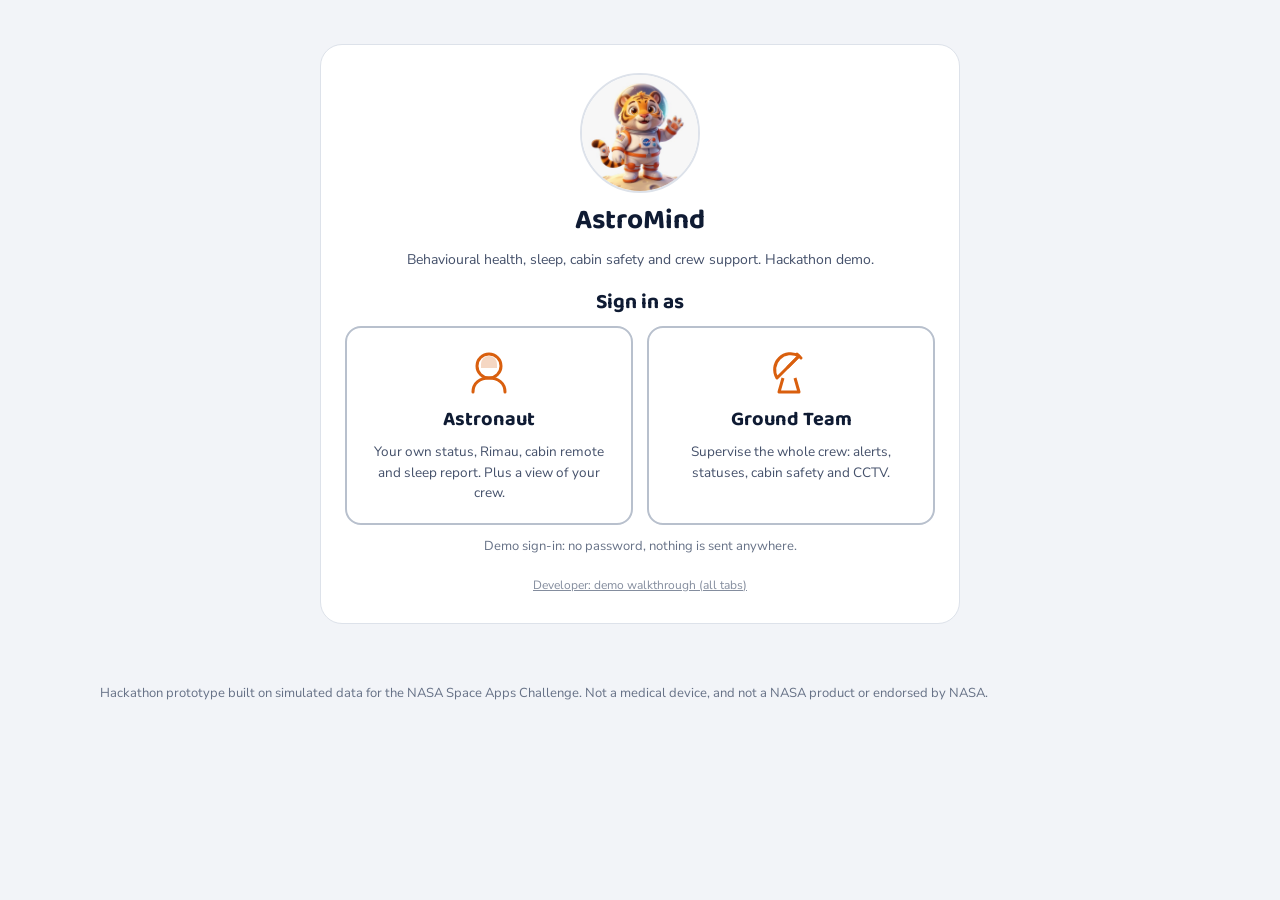
<file: site/index.html>
<!DOCTYPE html>
<html lang="en">
<head>
<meta charset="utf-8">
<meta name="viewport" content="width=device-width, initial-scale=1">
<title>AstroMind: Astronaut Health Monitoring</title>
<meta name="description" content="Hackathon prototype: astronaut behavioural health, sleep, cabin safety and crew support, with Rimau the AI wellbeing companion.">
<link rel="icon" href="assets/rimau-still.png">
<link rel="preconnect" href="https://fonts.googleapis.com">
<link rel="preconnect" href="https://fonts.gstatic.com" crossorigin>
<link href="https://fonts.googleapis.com/css2?family=Baloo+2:wght@600;700&family=Nunito+Sans:wght@400;600;700&display=swap" rel="stylesheet">
<link rel="stylesheet" href="css/styles.css">
<link rel="stylesheet" href="css/v3.css">
<link rel="stylesheet" href="css/v4.css">
<link rel="stylesheet" href="css/v5.css">
</head>
<body>
<div class="wrap">

<div id="login" hidden></div>

<div id="app" hidden>
<header style="display:flex;flex-direction:column;gap:12px">
  <div class="top">
    <img class="mascot" src="assets/mascot.jpg" alt="" width="56" height="56">
    <div style="flex:1"><h1>AstroMind</h1><p class="sub">Astronaut health monitoring: behavioural health, sleep, cabin safety and crew support. Hackathon demo.</p></div>
    <div class="session"><span id="who-am-i" class="small"></span><button class="btn" data-act="logout">Switch role / Log out</button></div>
  </div>
  <div class="simbar" role="note"><span>DEMO</span><span>Crew, cabin and radiation data: simulated</span><span>Alert delivery: simulated</span><span>CCTV: mock</span><span>Vitals: simulated live feed</span><span>AI: onboard model (Gemini in this demo)</span></div>
  <nav class="tabs" id="tabs" aria-label="Views"></nav>
</header>

<details class="panel" id="controls">
  <summary class="protolab">DEMO CONTROLS · not part of the product</summary>
  <div class="controls" style="margin-top:10px">
    <div class="ctl grow">
      <label for="day">Mission day <span class="daynum" id="daynum"></span> <span class="small">of 120</span></label>
      <input type="range" id="day" min="2" max="120" value="20">
      <div class="btnrow" id="scenes"></div>
    </div>
    <div class="ctl"><span class="lab" id="proflab">Mission</span><div class="btnrow" role="group" aria-labelledby="proflab" id="prof"></div></div>
    <div class="ctl" id="whoctl"><span class="lab" id="wholab">Astronaut</span><div class="btnrow" role="group" aria-labelledby="wholab" id="who"></div></div>
    <div class="ctl"><span class="lab">Stored demo entries</span><button class="btn sm" data-act="reset">Clear reports, alerts, chats, check-ins and remote</button></div>
  </div>
</details>

<div class="view" id="v-personal"><div class="personal"><div id="astro"></div><aside id="rimau" class="rimau" aria-label="Rimau chat"></aside></div></div>
<div class="view" id="v-team"><div id="teamview" class="stack"></div></div>
<div class="view" id="v-ground"><div id="groundview" class="stack"></div></div>
<div class="view" id="v-about"><div id="aboutview" class="stack"></div></div>
</div>

<div id="fab"></div>
<div id="assess" class="assess" hidden></div>
<div id="pop" class="pop" hidden></div>

<footer>Hackathon prototype built on simulated data for the NASA Space Apps Challenge. Not a medical device, and not a NASA product or endorsed by NASA.</footer>
</div>

<script src="js/pipeline.js"></script>
<script src="js/rules.js"></script>
<script src="js/extras.js"></script>
<script src="js/additions.js"></script>
<script src="js/vitals.js"></script>
<script src="js/ai.js"></script>
<script src="js/rimau.js"></script>
<script src="js/assessment.js"></script>
<script src="js/supervisor.js"></script>
<script src="js/ui.js"></script>
</body>
</html>
</file>
<file: site/css/styles.css>
/* Layout idea: one calm phone-sized screen for the astronaut; wider working screens for the people who respond.
   Palette comes from the team mascot: suit white, deep-space navy, tiger orange. */
:root{
  color-scheme: light;
  --page:#f2f4f8; --surface:#ffffff; --sunk:#eef1f6;
  --ink:#0f1b33; --ink-2:#44506a; --muted:#667186;
  --line:#dde2ea; --axis:#b8c0cd; --accent:#d95f0e; --navy:#14274a;
  --ok:#1a8f3c; --warn:#f2a900; --crit:#cf3030;
  --display:"Baloo 2","Nunito Sans",system-ui,sans-serif;
  --body:"Nunito Sans",system-ui,-apple-system,"Segoe UI",sans-serif;
}
@media (prefers-color-scheme: dark){
  :root:not([data-theme="light"]){
    color-scheme: dark;
    --page:#0b1220; --surface:#141d2f; --sunk:#1b2540;
    --ink:#eaf0fa; --ink-2:#b4bfd3; --muted:#8a96ab;
    --line:#26324a; --axis:#3a4763; --accent:#ff8a3d; --navy:#0f1b33;
    --ok:#3bbf63; --warn:#f6b93b; --crit:#ef5b5b;
  }
}
:root[data-theme="dark"]{
  color-scheme: dark;
  --page:#0b1220; --surface:#141d2f; --sunk:#1b2540;
  --ink:#eaf0fa; --ink-2:#b4bfd3; --muted:#8a96ab;
  --line:#26324a; --axis:#3a4763; --accent:#ff8a3d; --navy:#0f1b33;
  --ok:#3bbf63; --warn:#f6b93b; --crit:#ef5b5b;
}
*{box-sizing:border-box}
[hidden]{display:none!important}
html,body{margin:0}
body{background:var(--page);color:var(--ink);font-family:var(--body);font-size:15px;line-height:1.5}
.wrap{max-width:1120px;margin:0 auto;padding:20px 20px 48px;display:flex;flex-direction:column;gap:18px}
h1,h2,h3{font-family:var(--display);margin:0;text-wrap:balance;line-height:1.15}
h1{font-size:28px;font-weight:700}
h2{font-size:21px;font-weight:700}
h3{font-size:16px;font-weight:600}
p{margin:0}
a{color:var(--accent)}
.small{font-size:13px;color:var(--muted)}
.sub{color:var(--ink-2);font-size:14px;max-width:72ch}
button{font:inherit;color:inherit;cursor:pointer}
:focus-visible{outline:3px solid var(--accent);outline-offset:2px}

.top{display:flex;gap:14px;align-items:center}
.mascot{border-radius:50%;background:#fff;border:2px solid var(--line);object-fit:cover;flex:none}
.simbar{background:var(--navy);color:#fff;border-radius:10px;padding:8px 14px;font-size:13px;font-weight:600;display:flex;gap:8px 18px;flex-wrap:wrap}
.simbar span{display:inline-flex;gap:6px;align-items:center}
.tabs{display:flex;gap:4px;flex-wrap:wrap;border-bottom:1px solid var(--line)}
.tabs a{padding:8px 14px;font-weight:700;font-size:14px;color:var(--ink-2);text-decoration:none;border-bottom:3px solid transparent;margin-bottom:-1px}
.tabs a[aria-current="page"]{color:var(--ink);border-bottom-color:var(--accent)}
.panel{background:var(--surface);border:1px solid var(--line);border-radius:14px;padding:16px}
.controls{display:flex;flex-wrap:wrap;gap:14px 26px;align-items:end}
.ctl{display:flex;flex-direction:column;gap:6px;min-width:0}
.ctl.grow{flex:1 1 560px}
.ctl label,.lab{font-size:13px;font-weight:700;color:var(--ink-2)}
.protolab{font-size:12px;font-weight:700;color:var(--muted);margin-bottom:8px}
input[type=range]{width:100%;accent-color:var(--accent);margin:0;height:24px}
.daynum{font-family:var(--display);font-weight:700;font-size:18px;color:var(--ink)}
.btnrow{display:flex;flex-wrap:wrap;gap:6px}
.btn{background:var(--surface);border:1px solid var(--axis);border-radius:8px;padding:6px 11px;font-size:13px;font-weight:600}
.btn:hover{border-color:var(--accent)}
.btn[aria-pressed="true"]{background:var(--navy);border-color:var(--navy);color:#fff}
.btn.primary{background:var(--accent);border-color:var(--accent);color:#fff}
.view{display:none;flex-direction:column;gap:16px}
.view.on{display:flex}

.chip{display:inline-flex;align-items:center;gap:6px;font-size:13px;font-weight:700;border-radius:999px;padding:2px 10px 2px 6px;white-space:nowrap;border:1px solid var(--axis);background:var(--surface);color:var(--ink)}
.chip svg{width:16px;height:16px;flex:none}
.tag{display:inline-block;font-size:11.5px;font-weight:700;color:var(--ink-2);border:1px solid var(--axis);border-radius:5px;padding:0 6px;white-space:nowrap}
.tag.demo{border-style:dashed}

/* astronaut screen */
.device{max-width:440px;width:100%;margin:0 auto}
.astro{background:var(--surface);border:1px solid var(--line);border-radius:22px;padding:20px;display:flex;flex-direction:column;gap:16px}
.hello{display:flex;gap:12px;align-items:center}
.status{display:flex;gap:14px;align-items:center;border-radius:16px;padding:16px;background:var(--sunk);border:2px solid var(--line)}
.status svg{width:52px;height:52px;flex:none}
.status .eyebrow,.eyebrow{font-size:12px;font-weight:700;color:var(--muted)}
.status h2{font-size:26px}
.status.warning{border-color:var(--warn)} .status.critical{border-color:var(--crit)} .status.normal{border-color:var(--ok)}
.card{border:1px solid var(--line);border-radius:14px;padding:14px}
.card h3{margin-bottom:4px}
.card.note{background:var(--sunk);border-style:dashed}
.bigbtns{display:grid;gap:10px}
.big{display:flex;align-items:center;justify-content:center;gap:10px;border-radius:14px;padding:16px;font-size:17px;font-weight:700;border:2px solid var(--axis);background:var(--surface);min-height:60px}
.big svg{width:26px;height:26px;flex:none}
.big.alert{background:var(--crit);border-color:var(--crit);color:#fff}
.big:hover{filter:brightness(.97)}
.link{background:none;border:0;color:var(--accent);font-weight:700;padding:4px 0;text-align:left}
.opts{display:grid;grid-template-columns:1fr 1fr;gap:8px}
.opt{display:flex;flex-direction:column;align-items:center;gap:6px;border:2px solid var(--axis);border-radius:12px;padding:12px 8px;background:var(--surface);font-weight:700;font-size:14px;text-align:center}
.opt svg{width:30px;height:30px}
.opt[aria-pressed="true"]{border-color:var(--accent);background:var(--sunk)}
.three{display:grid;grid-template-columns:repeat(3,1fr);gap:8px}
textarea{width:100%;font:inherit;color:inherit;background:var(--surface);border:1px solid var(--axis);border-radius:10px;padding:8px;min-height:64px}
.radio{display:flex;gap:8px;align-items:flex-start;padding:4px 0}
.finding{display:grid;gap:8px;margin-top:6px}
.finding div{border-left:4px solid var(--axis);padding-left:10px}
.finding b{display:block;font-size:12px;color:var(--muted)}
.ackrow{display:flex;justify-content:space-between;gap:10px;padding:6px 0;border-top:1px solid var(--line)}
.err{color:var(--crit);font-size:13px;font-weight:700}
details.how summary{color:var(--accent);font-weight:700;cursor:pointer;font-size:14px}
.strip{display:grid;grid-template-columns:repeat(3,minmax(0,1fr));gap:4px;margin-top:8px}
.strip div{display:flex;flex-direction:column;gap:5px}
.strip b{display:block;height:9px;border-radius:3px;background:var(--accent)}
.strip div:nth-child(1) b{opacity:.35}.strip div:nth-child(2) b{opacity:.65}
.strip .t{font-size:12px;font-weight:700;color:var(--ink-2)}
.tl{display:flex;flex-direction:column}
.tl .ev{padding:9px 0;border-top:1px solid var(--line)}
.tl .ev .w{font-size:12px;color:var(--muted);font-weight:700}

/* working screens */
.monitor{display:grid;grid-template-columns:280px minmax(0,1fr);gap:16px;align-items:start}
.crewlist{display:flex;flex-direction:column;gap:8px}
.person{display:grid;grid-template-columns:minmax(0,1fr) auto;gap:4px 8px;text-align:left;background:var(--surface);border:1px solid var(--line);border-radius:12px;padding:10px 12px;width:100%}
.person[aria-pressed="true"]{border-color:var(--accent);box-shadow:inset 4px 0 0 var(--accent)}
.person .nm{font-weight:700}
.person .badges{grid-column:1/-1;display:flex;gap:6px;flex-wrap:wrap}
.detail{display:flex;flex-direction:column;gap:18px;min-width:0}
.detail>*{min-width:0}
.tablewrap{overflow-x:auto}
table{border-collapse:collapse;width:100%;font-size:14px;min-width:560px}
th,td{text-align:left;padding:7px 9px;border-bottom:1px solid var(--line);vertical-align:top}
th{font-size:12px;font-weight:700;color:var(--muted)}
tr:last-child td{border-bottom:0}
.alertbox{border:2px solid var(--crit);border-radius:12px;padding:12px;display:flex;flex-direction:column;gap:6px}
.alertbox.done{border-color:var(--line)}
.grid2{display:grid;grid-template-columns:repeat(2,minmax(0,1fr));gap:14px}
.box{background:var(--sunk);border-radius:10px;padding:12px}
.steps{display:grid;gap:8px;margin:0;padding:0;list-style:none}
.steps li{display:flex;gap:10px;align-items:flex-start;justify-content:space-between;border:1px solid var(--line);border-radius:10px;padding:10px 12px}
.early{display:flex;gap:8px;align-items:flex-start;font-size:14px;border:1px dashed var(--accent);border-radius:12px;padding:10px 12px}
.banner{border:1px solid var(--navy);background:var(--sunk);border-radius:10px;padding:10px 14px;font-size:14px}
table.matrix{min-width:520px;text-align:center}
table.matrix td,table.matrix th{text-align:center;font-variant-numeric:tabular-nums}
table.matrix td.flag{outline:3px solid var(--crit);outline-offset:-3px;font-weight:700}
table.matrix td.self{color:var(--muted)}
.spark{display:block}
.toolsteps{margin:0;padding-left:22px;display:grid;gap:8px}
.pad{width:100%;height:120px;border-radius:14px;border:2px solid var(--axis);background:var(--sunk);font-size:18px;font-weight:700}
.pad.go{background:var(--accent);border-color:var(--accent);color:#fff}
.breath{display:flex;justify-content:center;padding:8px 0}
.ring{width:110px;height:110px;border-radius:50%;border:6px solid var(--accent);transform:scale(.6)}
@media (prefers-reduced-motion: no-preference){.ring{animation:breathe 10s ease-in-out infinite}}
@keyframes breathe{0%{transform:scale(.6)}40%{transform:scale(1)}100%{transform:scale(.6)}}
footer{font-size:13px;color:var(--muted)}
@media (max-width:860px){.monitor,.grid2{grid-template-columns:minmax(0,1fr)}.crewlist{display:grid;grid-template-columns:repeat(2,minmax(0,1fr))}}
@media (max-width:520px){.crewlist{grid-template-columns:minmax(0,1fr)}h1{font-size:23px}}
</file>
<file: site/css/v3.css>
/* v3 additions: login, role views, semantic colour, Rimau, grouped metrics, remote, sleep report, CCTV.
   Semantic colours: --ok green = normal, --warn amber = warning, --crit red = critical. Always paired with an icon and a word. */
:root{ --ok-bg:color-mix(in srgb,var(--ok) 12%,var(--surface)); --warn-bg:color-mix(in srgb,var(--warn) 16%,var(--surface)); --crit-bg:color-mix(in srgb,var(--crit) 12%,var(--surface)); }
.sr{position:absolute;width:1px;height:1px;overflow:hidden;clip:rect(0 0 0 0)}
.stack{display:flex;flex-direction:column;gap:16px}
.btn.sm{padding:4px 9px;font-size:12.5px}
.btn:disabled{opacity:.5;cursor:default}
.btn.round{width:38px;height:38px;border-radius:50%;font-size:20px;line-height:1;padding:0}

/* semantic colour, everywhere */
.chip.lvl-normal{background:var(--ok-bg);border-color:var(--ok)}
.chip.lvl-warning{background:var(--warn-bg);border-color:var(--warn)}
.chip.lvl-critical{background:var(--crit-bg);border-color:var(--crit)}
.chip.lvl-unavailable{border-style:dashed}
.status.normal{background:var(--ok-bg)} .status.warning{background:var(--warn-bg)} .status.critical{background:var(--crit-bg)}
.key{display:flex;flex-wrap:wrap;gap:6px 8px;align-items:center;margin:0}
tr.row-warning td:first-child{box-shadow:inset 4px 0 0 var(--warn)} tr.row-critical td:first-child{box-shadow:inset 4px 0 0 var(--crit)}
.alertbox{background:var(--crit-bg)} .alertbox.done{background:var(--surface)}
.crit-card{border:2px solid var(--crit);background:var(--crit-bg)}
.banner-crit{display:flex;gap:12px;align-items:center;border:2px solid var(--crit);background:var(--crit-bg);border-radius:12px;padding:12px 14px}
.banner-crit svg{width:30px;height:30px;flex:none}
@media (prefers-reduced-motion:no-preference){.banner-crit{animation:pulse 2s ease-in-out infinite}}
@keyframes pulse{50%{box-shadow:0 0 0 4px color-mix(in srgb,var(--crit) 25%,transparent)}}
.tag-crit{border-color:var(--crit);color:var(--crit)}
.box.lvl-box-warning{border-left:4px solid var(--warn)} .box.lvl-box-critical{border-left:4px solid var(--crit)}
.person.lvl-warning{box-shadow:inset 4px 0 0 var(--warn)} .person.lvl-critical{box-shadow:inset 4px 0 0 var(--crit)}
.person[aria-pressed="true"]{border-color:var(--accent)}
.warnline{color:var(--ink-2);background:var(--warn-bg);border-radius:8px;padding:4px 8px}

/* header */
.top .session{display:flex;flex-direction:column;align-items:flex-end;gap:6px}
#tabs[hidden]{display:none}
details#controls>summary{cursor:pointer;margin:0;list-style:none}
details#controls>summary::before{content:"▸ ";} details#controls[open]>summary::before{content:"▾ ";}

/* login */
.login{max-width:640px;margin:24px auto;display:flex;flex-direction:column;align-items:center;gap:12px;text-align:center;background:var(--surface);border:1px solid var(--line);border-radius:22px;padding:28px 24px}
.login .mascot{width:120px;height:120px}
.roles{display:grid;grid-template-columns:1fr 1fr;gap:14px;width:100%}
.role{display:flex;flex-direction:column;align-items:center;gap:8px;padding:20px 16px;border:2px solid var(--axis);border-radius:16px;background:var(--surface);text-align:center}
.role svg{width:48px;height:48px;color:var(--accent)} .role strong{font-family:var(--display);font-size:20px} .role span{font-size:13.5px;color:var(--ink-2)}
.role:hover,.pick:hover{border-color:var(--accent);background:var(--sunk)}
.crewpick{display:grid;grid-template-columns:repeat(3,1fr);gap:10px;width:100%}
.pick{display:flex;flex-direction:column;align-items:center;gap:4px;padding:14px 8px;border:2px solid var(--axis);border-radius:14px;background:var(--surface)}
.devlink{background:none;border:0;color:var(--muted);font-size:12px;text-decoration:underline;margin-top:6px;opacity:.8}
.av{display:inline-grid;place-items:center;width:40px;height:40px;border-radius:50%;color:#fff;font-weight:700;font-family:var(--display);font-size:19px;flex:none}
.av-amara{background:#14274a}.av-kenji{background:#2d6a8f}.av-sofia{background:#7a4a8c}.av-tomas{background:#b8560f}.av-leila{background:#2f7d5b}.av-erik{background:#8c3b3b}

/* personal layout: dashboard on the left, Rimau on the right */
.personal{display:grid;grid-template-columns:minmax(0,1fr) 380px;gap:16px;align-items:start}
.personal .astro{max-width:none}
.astro.sheet{max-width:560px;margin:0 auto}
.bigbtns.two{grid-template-columns:1fr 1fr}
.groups-head{display:flex;justify-content:space-between;align-items:center;gap:10px}
.groups{display:grid;grid-template-columns:repeat(2,minmax(0,1fr));gap:10px}
.group{border:1px solid var(--line);border-left:6px solid var(--ok);border-radius:14px;padding:12px;display:flex;flex-direction:column;gap:6px}
.group.lvl-warning{border-left-color:var(--warn);background:color-mix(in srgb,var(--warn) 6%,var(--surface))}
.group.lvl-critical{border-left-color:var(--crit);background:color-mix(in srgb,var(--crit) 6%,var(--surface))}
.group header{display:flex;align-items:center;gap:8px} .group header svg{width:18px;height:18px;flex:none} .group header h3{flex:1}
.gsum{font-size:14px;color:var(--ink-2)}
.tiles{display:flex;flex-wrap:wrap;gap:6px}
.tile{display:flex;flex-direction:column;border:1px solid var(--line);border-top:3px solid var(--ok);border-radius:8px;padding:5px 9px;min-width:92px;background:var(--surface)}
.tile.lvl-warning{border-top-color:var(--warn)} .tile.lvl-critical{border-top-color:var(--crit)} .tile.lvl-unavailable{border-top-style:dashed;border-top-color:var(--muted)}
.tile strong{font-size:15px;font-variant-numeric:tabular-nums}
.livev{font-variant-numeric:tabular-nums}

/* cabin remote */
.remote{display:grid;grid-template-columns:auto 1fr;gap:16px 26px;margin-top:8px;align-items:start}
.dial{display:flex;align-items:center;gap:12px;margin:6px 0;padding:6px 10px;border-radius:14px;border:2px solid var(--ok);background:var(--ok-bg)}
.dial.lvl-warning{border-color:var(--warn);background:var(--warn-bg)} .dial.lvl-critical{border-color:var(--crit);background:var(--crit-bg)}
.dial strong{font-family:var(--display);font-size:26px;min-width:96px;text-align:center;font-variant-numeric:tabular-nums}
.seg{margin-top:6px}

/* sleep report */
.chartwrap{position:relative;margin-top:8px}
.sleepchart{width:100%;height:auto;display:block;touch-action:none}
.sleepchart .axl{font-size:12px;font-weight:700;fill:var(--ink-2)} .sleepchart .axu{font-size:10.5px;fill:var(--muted)}
.sleepchart .num{font-size:11px;font-weight:700;fill:#fff}
.tip{position:absolute;background:var(--surface);border:1px solid var(--axis);border-radius:8px;padding:6px 9px;font-size:12px;pointer-events:none;box-shadow:0 4px 14px rgba(0,0,0,.12);width:180px}
.tipd{font-weight:700}
.dist{list-style:none;padding:0;margin:10px 0 0;display:grid;gap:8px}
.dist li{display:flex;gap:10px;align-items:flex-start}
.num-b{display:inline-grid;place-items:center;width:22px;height:22px;border-radius:50%;font-size:12px;font-weight:700;color:#fff;background:var(--muted);flex:none}
.num-b.lvl-warning{background:var(--warn);color:#1a1300} .num-b.lvl-critical{background:var(--crit)}

/* Rimau */
#rimau{position:sticky;top:12px;background:var(--surface);border:1px solid var(--line);border-radius:22px;padding:14px;display:flex;flex-direction:column;gap:10px;max-height:calc(100vh - 24px)}
.rimau-head{display:flex;gap:12px;align-items:center}
.rimau-av{width:84px;height:84px;border-radius:50%;background:#fff;border:3px solid var(--accent);object-fit:cover;flex:none}
.log{flex:1;min-height:220px;overflow-y:auto;display:flex;flex-direction:column;gap:8px;padding:4px 2px}
.msg{max-width:92%;border-radius:14px;padding:8px 11px;font-size:14.5px}
.msg.rimau{align-self:flex-start;background:var(--sunk);border-top-left-radius:4px}
.msg.user{align-self:flex-end;background:var(--navy);color:#fff;border-top-right-radius:4px}
.msg .who{display:block;font-size:11px;font-weight:700;color:var(--accent)}
.msg .txt{white-space:pre-wrap}
.aimeta{display:block;margin-top:4px;font-size:11px}
.intvs{display:grid;gap:6px;margin-top:8px}
.intv{display:flex;flex-direction:column;gap:2px;background:var(--surface);border:1px solid var(--line);border-left:4px solid var(--ok);border-radius:10px;padding:7px 9px;font-size:13px}
.intv .btn{align-self:flex-start;margin-top:4px}
.consent{margin-top:8px;border:2px solid var(--accent);border-radius:10px;padding:8px 10px;background:var(--surface);display:grid;gap:6px;font-size:13.5px}
.crisis{margin-top:8px;border:2px solid var(--crit);border-radius:10px;padding:8px 10px;background:var(--crit-bg);display:grid;gap:8px;font-size:13.5px}
.dots{display:flex;gap:4px;padding:6px 0;margin:0}
.dots i{width:7px;height:7px;border-radius:50%;background:var(--muted);display:block}
@media (prefers-reduced-motion:no-preference){.dots i{animation:blink 1s infinite}.dots i:nth-child(2){animation-delay:.2s}.dots i:nth-child(3){animation-delay:.4s}}
@keyframes blink{50%{opacity:.25}}
.chips{display:flex;flex-wrap:wrap;gap:5px}
.rin{display:flex;gap:6px}
.rin input{flex:1;font:inherit;color:inherit;background:var(--surface);border:1px solid var(--axis);border-radius:10px;padding:8px 10px;min-width:0}
.rfoot{display:flex;justify-content:space-between;gap:8px;align-items:center}
.link.sm{font-size:12.5px}

/* team tab */
.mates{display:grid;grid-template-columns:repeat(3,minmax(0,1fr));gap:12px}
.mate{border:1px solid var(--line);border-top:5px solid var(--ok);border-radius:14px;padding:12px;background:var(--surface);display:flex;flex-direction:column;gap:6px}
.mate.lvl-warning{border-top-color:var(--warn)} .mate.lvl-critical{border-top-color:var(--crit)}
.mate-h{display:flex;gap:10px;align-items:center}
.soft{display:flex;gap:6px;align-items:center;font-weight:700} .soft svg{width:16px;height:16px}
.nudge{font-size:13.5px;background:var(--sunk);border-radius:8px;padding:6px 8px;border-left:3px solid var(--accent)}
.together ul{margin:8px 0 0;padding-left:18px;display:grid;gap:4px}

/* ground: priority strip */
.prio{display:grid;grid-template-columns:repeat(4,minmax(0,1fr));gap:10px}
.ptile{display:flex;flex-direction:column;gap:3px;text-align:left;border:1px solid var(--line);border-left:6px solid var(--ok);border-radius:12px;padding:10px 12px;background:var(--surface)}
.ptile strong{font-family:var(--display);font-size:20px}
.ptile.lvl-warning{border-left-color:var(--warn);background:color-mix(in srgb,var(--warn) 7%,var(--surface))}
.ptile.lvl-critical{border-left-color:var(--crit);background:color-mix(in srgb,var(--crit) 8%,var(--surface))}
.ptile.person-t[aria-pressed="true"]{outline:2px solid var(--accent);outline-offset:-2px}

/* CCTV */
.cctv{position:relative;margin-top:8px;border-radius:10px;overflow:hidden;background:#0c1422}
.cctv svg{display:block;width:100%;height:auto}
.cctv .room{font-size:11px;fill:#9fb3d3;font-weight:700;font-family:var(--body)}
.cctv .cdot{font-size:10px;font-weight:700;fill:#0c1422;font-family:var(--body)}
.cctv-ov{position:absolute;color:#d6e2f5;font:700 11px/1 ui-monospace,Consolas,monospace;background:rgba(0,0,0,.45);padding:4px 6px;border-radius:4px}
.cctv-ov.tl{top:8px;left:8px}.cctv-ov.tr{top:8px;right:8px;display:flex;gap:5px;align-items:center}.cctv-ov.bl{bottom:8px;left:8px}
.rec{width:8px;height:8px;border-radius:50%;background:#ef5b5b;display:inline-block}
@media (prefers-reduced-motion:no-preference){.rec{animation:blink 1.2s infinite}}

@media (max-width:1000px){.personal{grid-template-columns:minmax(0,1fr)}#rimau{position:static;max-height:none}.log{max-height:420px}.mates{grid-template-columns:repeat(2,minmax(0,1fr))}.prio{grid-template-columns:repeat(2,minmax(0,1fr))}}
@media (max-width:640px){.groups,.roles,.bigbtns.two,.remote{grid-template-columns:minmax(0,1fr)}.mates{grid-template-columns:minmax(0,1fr)}.crewpick{grid-template-columns:repeat(2,1fr)}.top{flex-wrap:wrap}.top .session{align-items:flex-start}}

.grid2{align-items:start}
.cctv .cdot{font-size:10px}
.groups{align-items:start}
</file>
<file: site/css/v4.css>
/* ================= v4: filled alert boxes, chat fix, live vitals, daily check-in, supervisor dashboard ================= */
/* Alert boxes: normal = green outline only; warning = solid yellow fill; critical = solid red fill.
   Icons get a white backing on filled boxes so the shape stays visible; the word is always there too. */
:root{--warn-fill:#f2b705; --warn-ink:#1a1300; --crit-fill:#c62828; --crit-ink:#fff}
.status.normal,.group.lvl-normal,.tile.lvl-normal,.ptile.lvl-normal,.mate.lvl-normal,.need.lvl-normal,.person.lvl-normal,.sim.lvl-normal,.sub-b.lvl-normal,.dial.lvl-normal{background:transparent;border:2px solid var(--ok);box-shadow:none}
.status.warning,.group.lvl-warning,.tile.lvl-warning,.ptile.lvl-warning,.mate.lvl-warning,.need.lvl-warning,.person.lvl-warning,.sim.lvl-warning,.sub-b.lvl-warning,.dial.lvl-warning{background:var(--warn-fill);border:2px solid var(--warn-fill);color:var(--warn-ink);box-shadow:none}
.status.critical,.group.lvl-critical,.tile.lvl-critical,.ptile.lvl-critical,.mate.lvl-critical,.need.lvl-critical,.person.lvl-critical,.sim.lvl-critical,.sub-b.lvl-critical,.dial.lvl-critical,.banner-crit,.crit-card{background:var(--crit-fill);border:2px solid var(--crit-fill);color:var(--crit-ink);box-shadow:none}
:is(.status,.group,.tile,.ptile,.mate,.need,.person,.sim,.sub-b,.dial):is(.warning,.critical,.lvl-warning,.lvl-critical) :is(.small,.eyebrow,.gsum,.sub,.lab,.nm,h2,h3,strong,p,li,span,.u,.vconf,.soft,a),
:is(.banner-crit,.crit-card) :is(.small,.eyebrow,h3,strong,p,span,div){color:inherit}
:is(.status,.group,.tile,.ptile,.mate,.need,.person,.sim,.sub-b):is(.warning,.critical,.lvl-warning,.lvl-critical) .small{opacity:.88}
:is(.status,.group,.ptile,.mate,.need,.person,.sim,.sub-b):is(.warning,.critical,.lvl-warning,.lvl-critical) svg:not(.vspark),:is(.banner-crit,.crit-card)>svg{background:#fff;border-radius:50%;padding:2px}
:is(.status,.group,.tile,.ptile,.mate,.need,.person,.sim,.sub-b):is(.warning,.critical,.lvl-warning,.lvl-critical) .chip,
:is(.status,.group,.tile,.ptile,.mate,.need,.person,.sim,.sub-b):is(.warning,.critical,.lvl-warning,.lvl-critical) .chip span{color:var(--ink)}
.group.lvl-normal{border-left-width:2px}
.mate.lvl-normal,.mate.lvl-warning,.mate.lvl-critical{border-top-width:2px}
.mate.lvl-warning .nudge,.mate.lvl-critical .nudge{background:rgba(255,255,255,.2);border-left-color:currentColor}
.crit-card .ackrow{border-top-color:rgba(255,255,255,.35)} .crit-card .btn{color:var(--ink)}
.tile.lvl-unavailable{border:2px dashed var(--muted);background:transparent}

/* live vitals */
.vtiles{display:grid;grid-template-columns:repeat(3,minmax(0,1fr));gap:6px}
.vtile{min-width:0;padding:5px 8px}
.vtile strong{font-size:16px;white-space:nowrap} .vtile .u{font-size:11px;font-weight:600;opacity:.8}
.vspark{display:block;width:100%;height:18px;margin-top:2px} .vspark polyline{fill:none;stroke:currentColor;stroke-width:1.5;opacity:.65;vector-effect:non-scaling-stroke}
.livedot{display:inline-block;width:6px;height:6px;border-radius:50%;background:var(--ok);vertical-align:1px}
.tile.lvl-warning .livedot,.tile.lvl-critical .livedot{background:currentColor}
@media (prefers-reduced-motion:no-preference){.livedot{animation:blink 1.5s infinite}}
.vconf{font-size:11px;font-weight:700;color:var(--muted)}

/* chat: messages never shrink or overlap; the log scrolls inside a fixed-height panel */
#rimau{height:min(760px,calc(100vh - 24px));max-height:none;overflow:hidden}
.log{flex:1 1 auto;min-height:0;overflow-y:auto;overscroll-behavior:contain;scroll-behavior:smooth}
.msg{flex:none;overflow-wrap:anywhere}
.msg .txt p{margin:0 0 6px} .msg .txt p:last-child{margin:0}
.msg .txt ul,.msg .txt ol{margin:4px 0;padding-left:18px}
.msg.rimau .txt{white-space:normal}
.msg .txt code{font-family:ui-monospace,Consolas,monospace;font-size:.9em;background:rgba(127,127,127,.18);padding:0 3px;border-radius:4px}
.example{flex:none;border:1px dashed var(--axis);border-radius:12px;padding:8px;display:flex;flex-direction:column;gap:6px}
.example .msg{opacity:.85}
.exlab{font-size:11px;font-weight:700;color:var(--muted);letter-spacing:.03em}
.errline{color:var(--ink);background:var(--crit-bg);border:1px solid var(--crit);border-radius:8px;padding:5px 8px}
.rimau-av{width:72px;height:72px}
@media (max-width:1000px){#rimau{height:auto}.log{max-height:460px}}

/* daily check-in: pulsing button and reminder */
.wrap{padding-bottom:120px}
#fab .fabwrap{position:fixed;right:22px;bottom:22px;display:flex;align-items:center;gap:12px;z-index:40}
.fab{width:72px;height:72px;border-radius:50%;border:3px solid var(--accent);background:#fff;padding:0;position:relative;box-shadow:0 6px 18px rgba(0,0,0,.28)}
.fab img{width:100%;height:100%;border-radius:50%;object-fit:cover;display:block}
@media (prefers-reduced-motion:no-preference){.fab:not(.done){animation:fabpulse 3.6s ease-in-out infinite}}
@keyframes fabpulse{0%,100%{transform:scale(1);box-shadow:0 0 0 0 color-mix(in srgb,var(--accent) 55%,transparent),0 6px 18px rgba(0,0,0,.28)}50%{transform:scale(1.05);box-shadow:0 0 0 16px color-mix(in srgb,var(--accent) 0%,transparent),0 6px 18px rgba(0,0,0,.28)}}
.fab.done{border-color:var(--ok)}
.fabtick{position:absolute;right:-4px;bottom:-4px;background:var(--ok);color:#fff;border-radius:50%;width:24px;height:24px;display:grid;place-items:center;font-weight:700;font-size:14px}
.fabnote{background:var(--surface);border:1px solid var(--line);border-radius:12px;padding:6px 10px;font-size:12.5px;font-weight:700;max-width:240px;box-shadow:0 4px 14px rgba(0,0,0,.15);line-height:1.35}
.fabnote span{font-weight:400;color:var(--muted)}

/* daily check-in: modal */
body.modal-open{overflow:hidden}
.assess{position:fixed;inset:0;z-index:50;background:rgba(5,10,20,.62);display:grid;place-items:center;padding:16px}
.assess[hidden]{display:none}
.amodal{background:var(--surface);border:1px solid var(--line);border-radius:22px;width:min(760px,100%);height:min(820px,calc(100vh - 32px));display:flex;flex-direction:column;gap:10px;padding:16px;overflow:hidden}
.ahead{display:flex;gap:12px;align-items:center}
.ahead .rimau-av{width:64px;height:64px}
.aprog{display:flex;gap:4px;margin-top:6px;max-width:260px} .aprog i{flex:1;height:5px;border-radius:3px;background:var(--line)} .aprog i.on{background:var(--accent)}
.alog{flex:1 1 auto;min-height:0;overflow-y:auto;overscroll-behavior:contain;display:flex;flex-direction:column;gap:8px;padding:4px 2px;scroll-behavior:smooth}
.msg.q .txt{font-weight:700}
.msg.invalid{background:var(--crit-bg);border:2px solid var(--crit)}
.ain{display:flex;gap:8px;align-items:flex-end} .ain textarea{flex:1;min-height:52px;resize:vertical}
.astart,.areport{flex:1 1 auto;min-height:0;overflow-y:auto;display:grid;gap:10px;align-content:start}
.qa{border-top:1px solid var(--line);padding:6px 0}

/* ground: the three questions */
.qhead{display:flex;gap:10px;align-items:center}
.qnum{display:grid;place-items:center;width:28px;height:28px;border-radius:50%;background:var(--navy);color:#fff;font-weight:700;font-family:var(--display);flex:none;border:1px solid var(--axis)}
.q1 .prio{grid-template-columns:repeat(2,minmax(0,1fr))}
.needs{display:grid;grid-template-columns:repeat(3,minmax(0,1fr));gap:10px;margin-top:10px}
.need{text-align:left;border-radius:14px;padding:10px 12px;display:flex;flex-direction:column;gap:6px}
.need-h{display:flex;gap:8px;align-items:center} .need-h>span:nth-child(2){flex:1}
.need ul{margin:0;padding:0;list-style:none;display:grid;gap:3px;font-size:13.5px} .need li{display:flex;gap:6px;align-items:flex-start}
.need[aria-pressed="true"]{outline:3px solid var(--accent);outline-offset:2px}
.ri{width:16px;height:16px;flex:none;margin-top:2px;vertical-align:-3px}
.sims{display:grid;gap:8px;margin-top:8px}
.sim{display:flex;gap:12px;border-radius:12px;padding:10px 12px;align-items:flex-start}
.sim-who{display:flex;padding-right:6px} .sim-who .av{width:30px;height:30px;font-size:14px;margin-right:-6px;border:2px solid var(--surface)}
.chg{list-style:none;margin:6px 0 0;padding:0;display:grid;gap:5px;font-size:14px} .chg li{display:flex;gap:8px;align-items:flex-start}
.arrow{font-size:12px;margin-top:3px;flex:none} .arrow.good{color:var(--ok)} .arrow.bad{color:var(--crit)}
.subs{display:grid;grid-template-columns:repeat(4,minmax(0,1fr));gap:8px;margin-top:6px}
.sub-b{border-radius:10px;padding:8px;display:flex;flex-direction:column;gap:3px}
.ckbars{display:flex;align-items:flex-end;gap:4px;height:90px;border-bottom:1px solid var(--axis);padding-bottom:2px;max-width:420px}
.ckbars .b{flex:1;border-radius:4px 4px 0 0;background:var(--ok)} .ckbars .b.lvl-warning{background:var(--warn)} .ckbars .b.lvl-critical{background:var(--crit)} .ckbars .b.none{height:4px;background:var(--line)}
@media (max-width:1000px){.needs{grid-template-columns:repeat(2,minmax(0,1fr))}.subs{grid-template-columns:repeat(2,minmax(0,1fr))}}
@media (max-width:640px){.needs,.subs,.vtiles{grid-template-columns:minmax(0,1fr)}.fabnote{display:none}}
/* a filled tile inside a filled group of the same colour keeps a visible edge */
.group.lvl-warning .tile.lvl-warning{border-color:var(--warn-ink)} .group.lvl-critical .tile.lvl-critical{border-color:#fff}
/* keep the chat panel clear of the floating check-in button; let long vital values wrap */
#rimau{height:min(760px,calc(100vh - 130px))}
.vtile strong{white-space:normal;font-size:15px;line-height:1.25} .vtile strong .u{white-space:nowrap}
</file>
<file: site/css/v5.css>
/* ================= v5: crewmate pop-up, demo check-in button and badges ================= */

/* Team cards are clickable */
.mate{cursor:pointer;transition:transform .15s ease, box-shadow .15s ease}
.mate:hover{transform:translateY(-2px);box-shadow:0 6px 18px rgba(0,0,0,.18)}
.mate:focus-visible{outline:3px solid var(--accent);outline-offset:2px}
.mate-more{font-size:12.5px;font-weight:700;opacity:.8;margin-top:auto}
.mate.lvl-normal .mate-more{color:var(--accent);opacity:1}

/* crewmate pop-up */
.pop{position:fixed;inset:0;z-index:60;background:rgba(5,10,20,.55);display:grid;place-items:center;padding:16px;animation:popfade .2s ease-out}
.pop[hidden]{display:none}
.popcard{background:var(--surface);border:1px solid var(--line);border-radius:20px;width:min(520px,100%);max-height:calc(100vh - 32px);overflow-y:auto;padding:16px;display:flex;flex-direction:column;gap:10px;animation:popin .22s ease-out;box-shadow:0 20px 50px rgba(0,0,0,.35)}
.pop.closing{animation:popfade .18s ease-in reverse forwards}
.pop.closing .popcard{animation:popin .18s ease-in reverse forwards}
@keyframes popfade{from{opacity:0}to{opacity:1}}
@keyframes popin{from{opacity:0;transform:translateY(12px) scale(.97)}to{opacity:1;transform:none}}
@media (prefers-reduced-motion:reduce){.pop,.popcard,.pop.closing,.pop.closing .popcard{animation:none}}
.pop-h{display:flex;gap:12px;align-items:center}
.pop-h .av{width:48px;height:48px;font-size:22px}
.popcard .status svg{width:34px;height:34px}
.poprows{display:grid;grid-template-columns:1fr 1fr;gap:8px}
.poprow{display:flex;gap:8px;align-items:flex-start;border-radius:12px;padding:8px 10px;border:2px solid var(--ok)}
.poprow svg{width:18px;height:18px;flex:none;margin-top:2px}
.poprow.lvl-warning{background:var(--warn-fill);border-color:var(--warn-fill);color:var(--warn-ink)}
.poprow.lvl-critical{background:var(--crit-fill);border-color:var(--crit-fill);color:var(--crit-ink)}
.poprow.lvl-warning svg,.poprow.lvl-critical svg{background:#fff;border-radius:50%;padding:2px}
.poprow.lvl-warning .small,.poprow.lvl-critical .small{color:inherit;opacity:.88}
.privacy{display:flex;gap:6px;align-items:center}

/* demo check-in: discreet button, bottom left */
.demobtn{position:fixed;left:16px;bottom:16px;z-index:40;background:var(--surface);color:var(--muted);border:1px dashed var(--axis);border-radius:999px;padding:5px 11px;font-size:12px;font-weight:700;opacity:.75}
.demobtn:hover,.demobtn:focus-visible{opacity:1;color:var(--ink);border-color:var(--accent)}
.demobadge{display:inline-block;vertical-align:middle;font:700 11px/1 var(--body);letter-spacing:.04em;color:#fff;background:var(--navy);border:1px solid var(--axis);border-radius:6px;padding:4px 7px;margin-left:6px}
.areport>.demobadge{margin:0 0 4px;justify-self:start}
.demonote{background:var(--sunk);border:1px dashed var(--axis);border-radius:10px;padding:8px 10px}
.areport .subs{grid-template-columns:repeat(2,minmax(0,1fr))}
@media (max-width:640px){.poprows{grid-template-columns:minmax(0,1fr)}.demobtn{bottom:100px}}

/* demo auto-play bar inside the check-in window */
.autobar{display:flex;justify-content:space-between;align-items:center;gap:8px;flex-wrap:wrap;background:var(--sunk);border:1px dashed var(--axis);border-radius:10px;padding:6px 10px}
.autobar .small{display:flex;gap:6px;align-items:center}
.ain textarea[readonly]{opacity:.9;cursor:default}
.astart .btn{justify-self:start}
</file>
